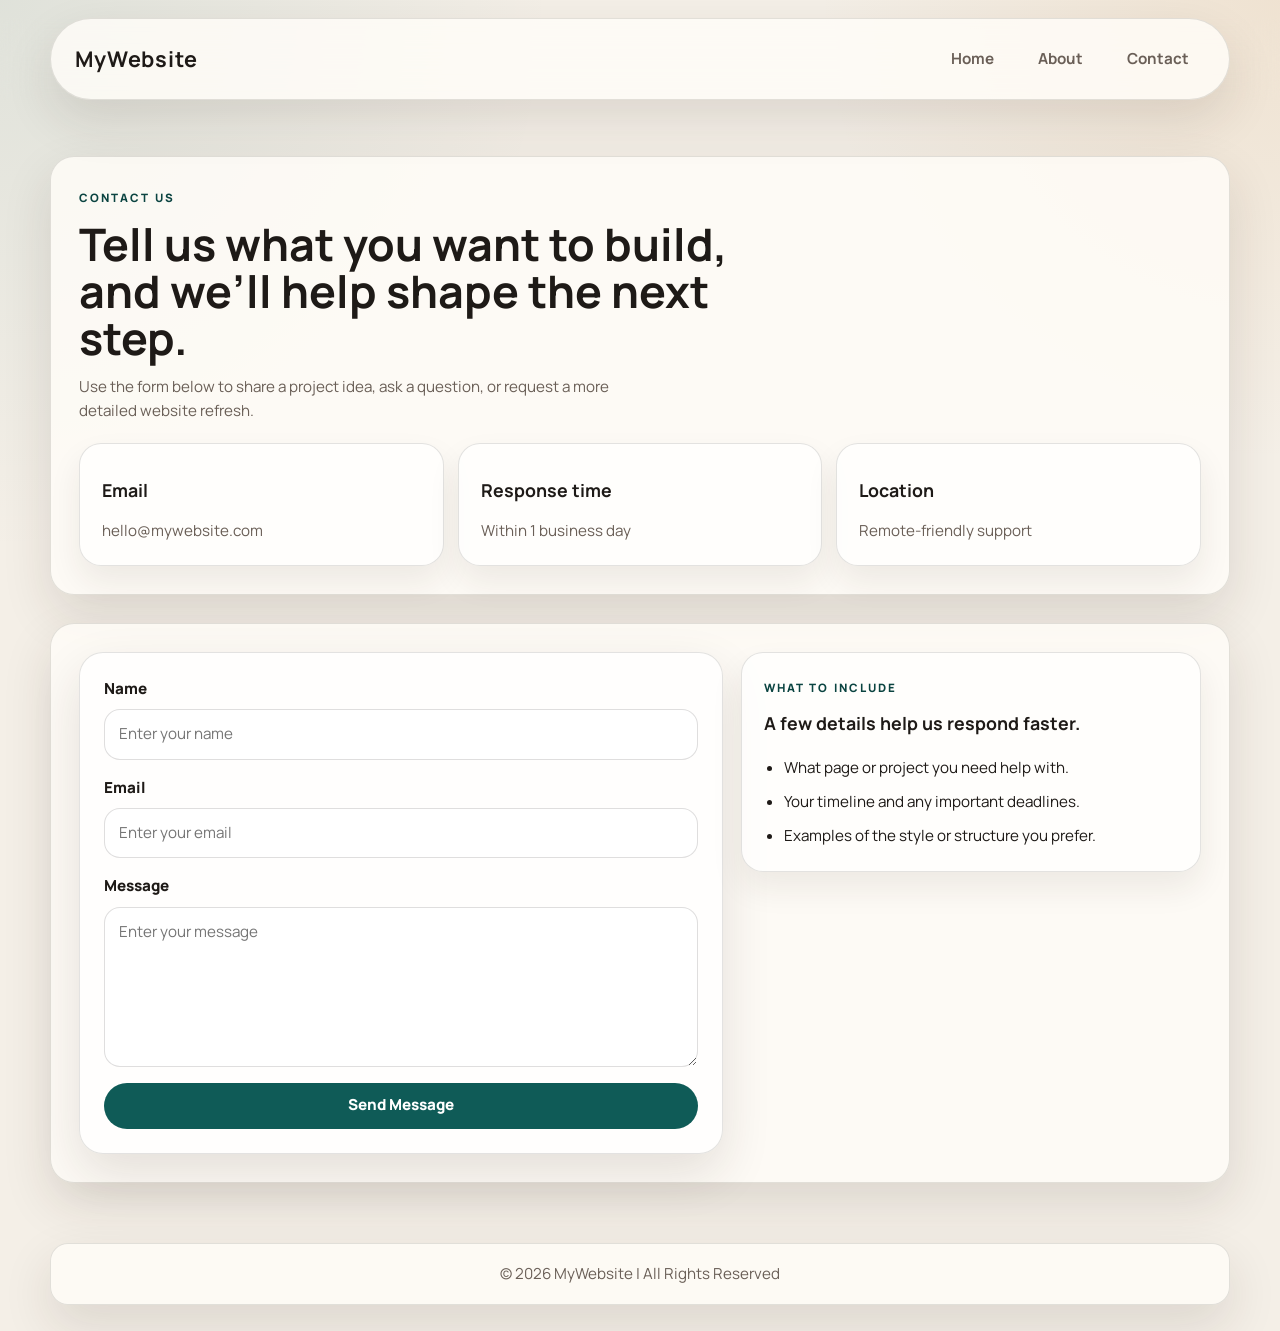
<file: contact.html>
<!DOCTYPE html>
<html lang="en">
<head>
    <meta charset="UTF-8">
    <meta name="viewport" content="width=device-width, initial-scale=1.0">
    <title>Contact Us</title>
    <link rel="stylesheet" href="style.css">
</head>
<body>

    <header class="site-header">
        <nav class="navbar">
            <h1 class="logo">MyWebsite</h1>

            <ul class="nav-links">
                <li><a href="Home.html">Home</a></li>
                <li><a href="about.html">About</a></li>
                <li><a href="contact.html">Contact</a></li>
            </ul>
        </nav>
    </header>

    <main>
        <section class="page-hero section-shell contact-hero">
            <div class="section-heading narrow">
                <span class="eyebrow">Contact us</span>
                <h2>Tell us what you want to build, and we’ll help shape the next step.</h2>
                <p>
                    Use the form below to share a project idea, ask a question, or request a
                    more detailed website refresh.
                </p>
            </div>

            <div class="contact-highlights">
                <div class="info-card">
                    <h3>Email</h3>
                    <p>hello@mywebsite.com</p>
                </div>
                <div class="info-card">
                    <h3>Response time</h3>
                    <p>Within 1 business day</p>
                </div>
                <div class="info-card">
                    <h3>Location</h3>
                    <p>Remote-friendly support</p>
                </div>
            </div>
        </section>

        <section class="section-shell contact-layout">
            <form class="contact-form">
                <div class="field-group">
                    <label for="name">Name</label>
                    <input id="name" type="text" placeholder="Enter your name">
                </div>

                <div class="field-group">
                    <label for="email">Email</label>
                    <input id="email" type="email" placeholder="Enter your email">
                </div>

                <div class="field-group">
                    <label for="message">Message</label>
                    <textarea id="message" placeholder="Enter your message"></textarea>
                </div>

                <button type="submit">Send Message</button>
            </form>

            <aside class="contact-note">
                <span class="eyebrow">What to include</span>
                <h3>A few details help us respond faster.</h3>
                <ul class="feature-list">
                    <li>What page or project you need help with.</li>
                    <li>Your timeline and any important deadlines.</li>
                    <li>Examples of the style or structure you prefer.</li>
                </ul>
            </aside>
        </section>
    </main>

    <footer>
        <p>© 2026 MyWebsite | All Rights Reserved</p>
    </footer>

</body>
</html>
</file>
<file: style.css>
@import url('https://fonts.googleapis.com/css2?family=Manrope:wght@400;500;600;700;800&display=swap');

/* Reset */
* {
    margin: 0;
    padding: 0;
    box-sizing: border-box;
}

:root {
    --bg: #f4efe7;
    --surface: #fffdf8;
    --surface-strong: #f7e8d2;
    --text: #1e1a17;
    --muted: #6a5f57;
    --brand: #0f5b57;
    --brand-dark: #0b4441;
    --line: rgba(30, 26, 23, 0.12);
    --shadow: 0 20px 50px rgba(47, 34, 22, 0.12);
    --radius: 24px;
}

html {
    scroll-behavior: smooth;
}

body {
    font-family: 'Manrope', sans-serif;
    font-size: 0.95rem;
    line-height: 1.6;
    color: var(--text);
    background:
        radial-gradient(circle at top left, rgba(15, 91, 87, 0.09), transparent 30%),
        radial-gradient(circle at top right, rgba(206, 141, 64, 0.13), transparent 25%),
        var(--bg);
}

img {
    display: block;
    max-width: 100%;
}

a {
    color: inherit;
    text-decoration: none;
}

.site-header {
    position: sticky;
    top: 0;
    z-index: 20;
    backdrop-filter: blur(18px);
}

.navbar {
    max-width: 1180px;
    margin: 18px auto 0;
    padding: 18px 24px;
    display: flex;
    justify-content: space-between;
    align-items: center;
    gap: 20px;
    border: 1px solid var(--line);
    border-radius: 999px;
    background: rgba(255, 253, 248, 0.82);
    box-shadow: var(--shadow);
}

.logo {
    font-size: 1.35rem;
    letter-spacing: 0.04em;
}

.nav-links {
    display: flex;
    list-style: none;
    gap: 12px;
    flex-wrap: wrap;
}

.nav-links a {
    display: inline-flex;
    align-items: center;
    padding: 10px 16px;
    border-radius: 999px;
    color: var(--muted);
    font-size: 0.95rem;
    font-weight: 700;
    transition: background-color 0.2s ease, color 0.2s ease, transform 0.2s ease;
}

.nav-links a:hover,
.nav-links a.active {
    background: var(--brand);
    color: #fff;
    transform: translateY(-1px);
}

main {
    width: min(1180px, calc(100% - 32px));
    margin: 0 auto;
    padding: 28px 0 60px;
}

.hero,
.page-hero,
.split,
.cta-band,
.contact-layout,
.stats-band,
.content,
.values-grid {
    margin-top: 28px;
}

.section-shell {
    padding: 28px;
    border-radius: var(--radius);
    border: 1px solid var(--line);
    background: rgba(255, 253, 248, 0.82);
    box-shadow: var(--shadow);
}

.hero {
    display: grid;
    grid-template-columns: 1.2fr 0.8fr;
    gap: 24px;
    align-items: center;
    padding: 28px;
    border-radius: calc(var(--radius) + 8px);
    background: linear-gradient(145deg, #fffaf2 0%, #f3ddc4 100%);
    border: 1px solid rgba(30, 26, 23, 0.08);
    box-shadow: var(--shadow);
}

.hero-text h2,
.section-heading h2,
.split-copy h2,
.cta-band h2,
.page-hero h2 {
    font-size: clamp(1.75rem, 3.5vw, 3.2rem);
    line-height: 1.05;
    margin-top: 10px;
}

.hero-text p,
.section-heading p,
.split-copy p,
.page-hero p,
.contact-note p {
    color: var(--muted);
    max-width: 62ch;
    margin-top: 14px;
}

.eyebrow {
    display: inline-flex;
    align-items: center;
    gap: 8px;
    font-size: 0.72rem;
    letter-spacing: 0.18em;
    text-transform: uppercase;
    color: var(--brand-dark);
    font-weight: 800;
}

.hero-actions {
    display: flex;
    flex-wrap: wrap;
    gap: 14px;
    margin-top: 28px;
}

.btn {
    display: inline-flex;
    align-items: center;
    justify-content: center;
    min-height: 48px;
    padding: 0 20px;
    border-radius: 999px;
    font-size: 0.93rem;
    font-weight: 800;
    transition: transform 0.2s ease, box-shadow 0.2s ease, background-color 0.2s ease;
}

.btn:hover {
    transform: translateY(-2px);
}

.btn-primary {
    background: var(--brand);
    color: #fff;
    box-shadow: 0 12px 24px rgba(15, 91, 87, 0.24);
}

.btn-primary:hover {
    background: var(--brand-dark);
}

.btn-secondary {
    background: rgba(255, 255, 255, 0.7);
    color: var(--text);
    border: 1px solid var(--line);
}

.hero-panel {
    display: grid;
    gap: 18px;
}

.panel-card,
.panel-stats,
.stat-card,
.card,
.info-card,
.contact-note {
    border-radius: 22px;
    border: 1px solid var(--line);
    background: rgba(255, 255, 255, 0.72);
    box-shadow: 0 16px 32px rgba(47, 34, 22, 0.08);
}

.panel-card,
.info-card,
.contact-note {
    padding: 22px;
}

.accent-card {
    background: linear-gradient(160deg, var(--brand) 0%, #114f4c 100%);
    color: #fff;
}

.accent-card span,
.accent-card p {
    color: rgba(255, 255, 255, 0.82);
}

.accent-card strong {
    display: block;
    font-size: 1.45rem;
    margin: 10px 0;
}

.panel-stats {
    padding: 18px;
    display: grid;
    grid-template-columns: repeat(3, 1fr);
    gap: 14px;
}

.panel-stats div {
    padding: 18px;
    border-radius: 18px;
    background: var(--surface);
    border: 1px solid rgba(30, 26, 23, 0.08);
}

.panel-stats strong,
.stat-card strong {
    display: block;
    font-size: 1.35rem;
    margin-bottom: 4px;
}

.panel-stats span,
.stat-card p,
.card p,
.info-card p {
    color: var(--muted);
}

.stats-band,
.grid-2,
.values-grid,
.contact-layout {
    display: grid;
    gap: 18px;
}

.stats-band {
    grid-template-columns: repeat(3, 1fr);
}

.stat-card,
.card {
    padding: 24px;
}

.content,
.values-grid {
    display: grid;
    gap: 22px;
}

.section-heading {
    text-align: center;
    max-width: 780px;
    margin: 0 auto;
}

.section-heading.narrow {
    text-align: left;
    max-width: 720px;
    margin: 0;
}

.cards {
    display: grid;
    grid-template-columns: repeat(3, minmax(0, 1fr));
    gap: 18px;
}

.card {
    transition: transform 0.2s ease, box-shadow 0.2s ease;
}

.card:hover,
.info-card:hover,
.stat-card:hover {
    transform: translateY(-4px);
    box-shadow: 0 22px 42px rgba(47, 34, 22, 0.12);
}

.card h3,
.info-card h3,
.contact-note h3,
.split-copy h2,
.cta-band h2 {
    margin-top: 10px;
}

.split {
    display: grid;
    grid-template-columns: 1fr 0.95fr;
    gap: 22px;
    align-items: center;
}

.split-copy {
    padding-right: 10px;
}

.feature-list {
    margin-top: 18px;
    padding-left: 20px;
    color: var(--text);
}

.feature-list li + li {
    margin-top: 10px;
}

.image-card {
    overflow: hidden;
    border-radius: 24px;
    border: 1px solid rgba(30, 26, 23, 0.08);
    box-shadow: var(--shadow);
}

.image-card img,
.page-image {
    width: 100%;
    height: 100%;
    object-fit: cover;
}

.page-image {
    margin-top: 22px;
    border-radius: 22px;
    max-height: 420px;
    box-shadow: var(--shadow);
}

.grid-2 {
    grid-template-columns: repeat(2, minmax(0, 1fr));
}

.contact-hero {
    display: grid;
    gap: 20px;
}

.contact-highlights {
    display: grid;
    grid-template-columns: repeat(3, minmax(0, 1fr));
    gap: 14px;
}

.contact-layout {
    grid-template-columns: 1.05fr 0.75fr;
    align-items: start;
}

.contact-form {
    display: grid;
    gap: 16px;
    padding: 24px;
    border-radius: 24px;
    border: 1px solid var(--line);
    background: rgba(255, 255, 255, 0.8);
    box-shadow: var(--shadow);
}

.field-group {
    display: grid;
    gap: 8px;
}

.field-group label {
    font-size: 0.95rem;
    font-weight: 800;
    color: var(--text);
}

.contact-form input,
.contact-form textarea {
    width: 100%;
    padding: 12px 14px;
    border-radius: 16px;
    border: 1px solid rgba(30, 26, 23, 0.14);
    background: #fff;
    font: inherit;
    color: var(--text);
}

.contact-form textarea {
    min-height: 160px;
    resize: vertical;
}

.contact-form input:focus,
.contact-form textarea:focus {
    outline: 2px solid rgba(15, 91, 87, 0.18);
    border-color: var(--brand);
}

.contact-form button {
    min-height: 46px;
    padding: 0 18px;
    border: none;
    border-radius: 999px;
    background: var(--brand);
    color: #fff;
    font: inherit;
    font-weight: 800;
    cursor: pointer;
    transition: transform 0.2s ease, background-color 0.2s ease;
}

.contact-form button:hover {
    background: var(--brand-dark);
    transform: translateY(-2px);
}

.cta-band {
    display: flex;
    align-items: center;
    justify-content: space-between;
    gap: 20px;
    background: linear-gradient(145deg, #0f5b57 0%, #143f4a 100%);
    color: #fff;
}

.cta-band .eyebrow,
.cta-band p {
    color: rgba(255, 255, 255, 0.82);
}

footer {
    width: min(1180px, calc(100% - 32px));
    margin: 0 auto 26px;
    padding: 18px 20px;
    border-radius: 18px;
    background: rgba(255, 253, 248, 0.8);
    border: 1px solid var(--line);
    text-align: center;
    color: var(--muted);
    box-shadow: var(--shadow);
}

@media (max-width: 960px) {
    .hero,
    .split,
    .contact-layout,
    .grid-2,
    .cta-band {
        grid-template-columns: 1fr;
    }

    .stats-band,
    .cards,
    .contact-highlights {
        grid-template-columns: 1fr;
    }

    .navbar {
        border-radius: 28px;
        flex-direction: column;
        align-items: flex-start;
    }

    .panel-stats {
        grid-template-columns: 1fr;
    }
}

@media (max-width: 640px) {
    main {
        width: min(1180px, calc(100% - 20px));
        padding-top: 18px;
    }

    .section-shell,
    .hero,
    .contact-form,
    .navbar {
        padding: 18px;
    }

    .hero-actions {
        flex-direction: column;
    }

    .btn {
        width: 100%;
    }

    .logo {
        font-size: 1.2rem;
    }
}
</file>
